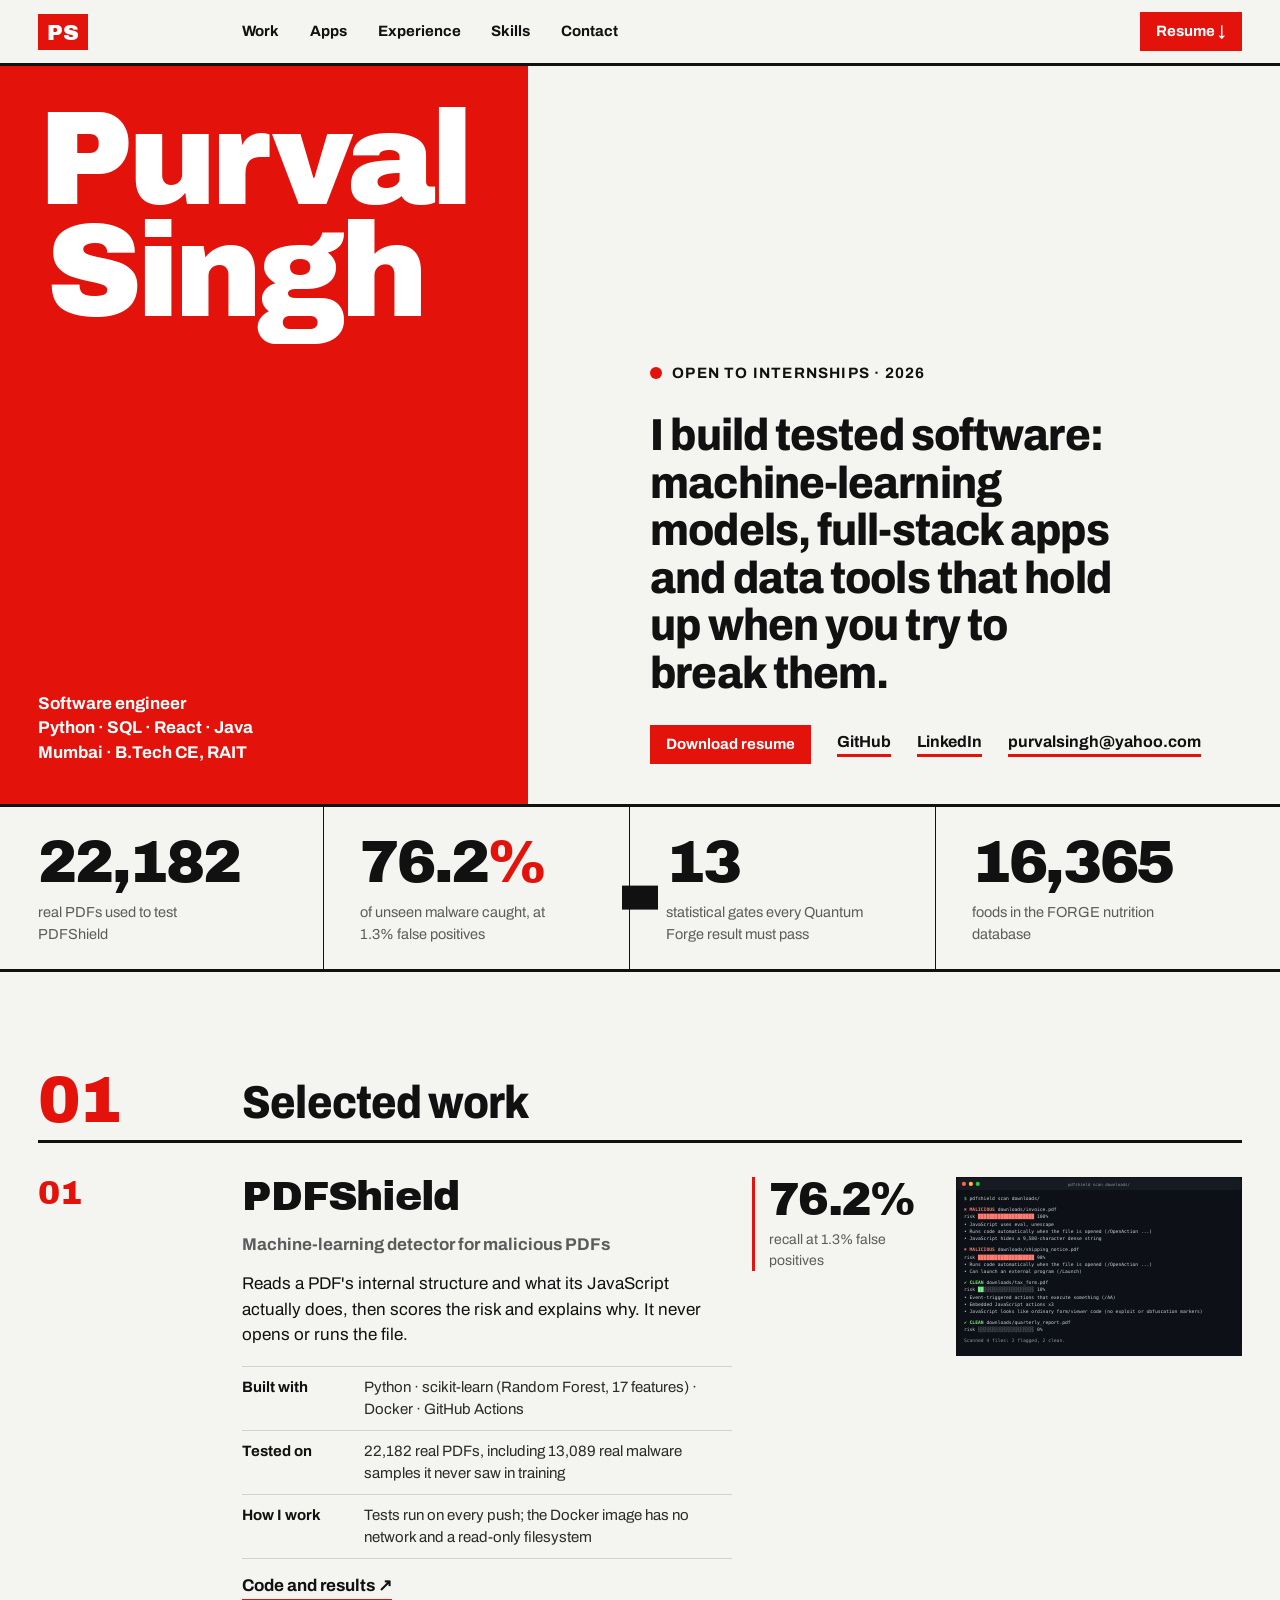
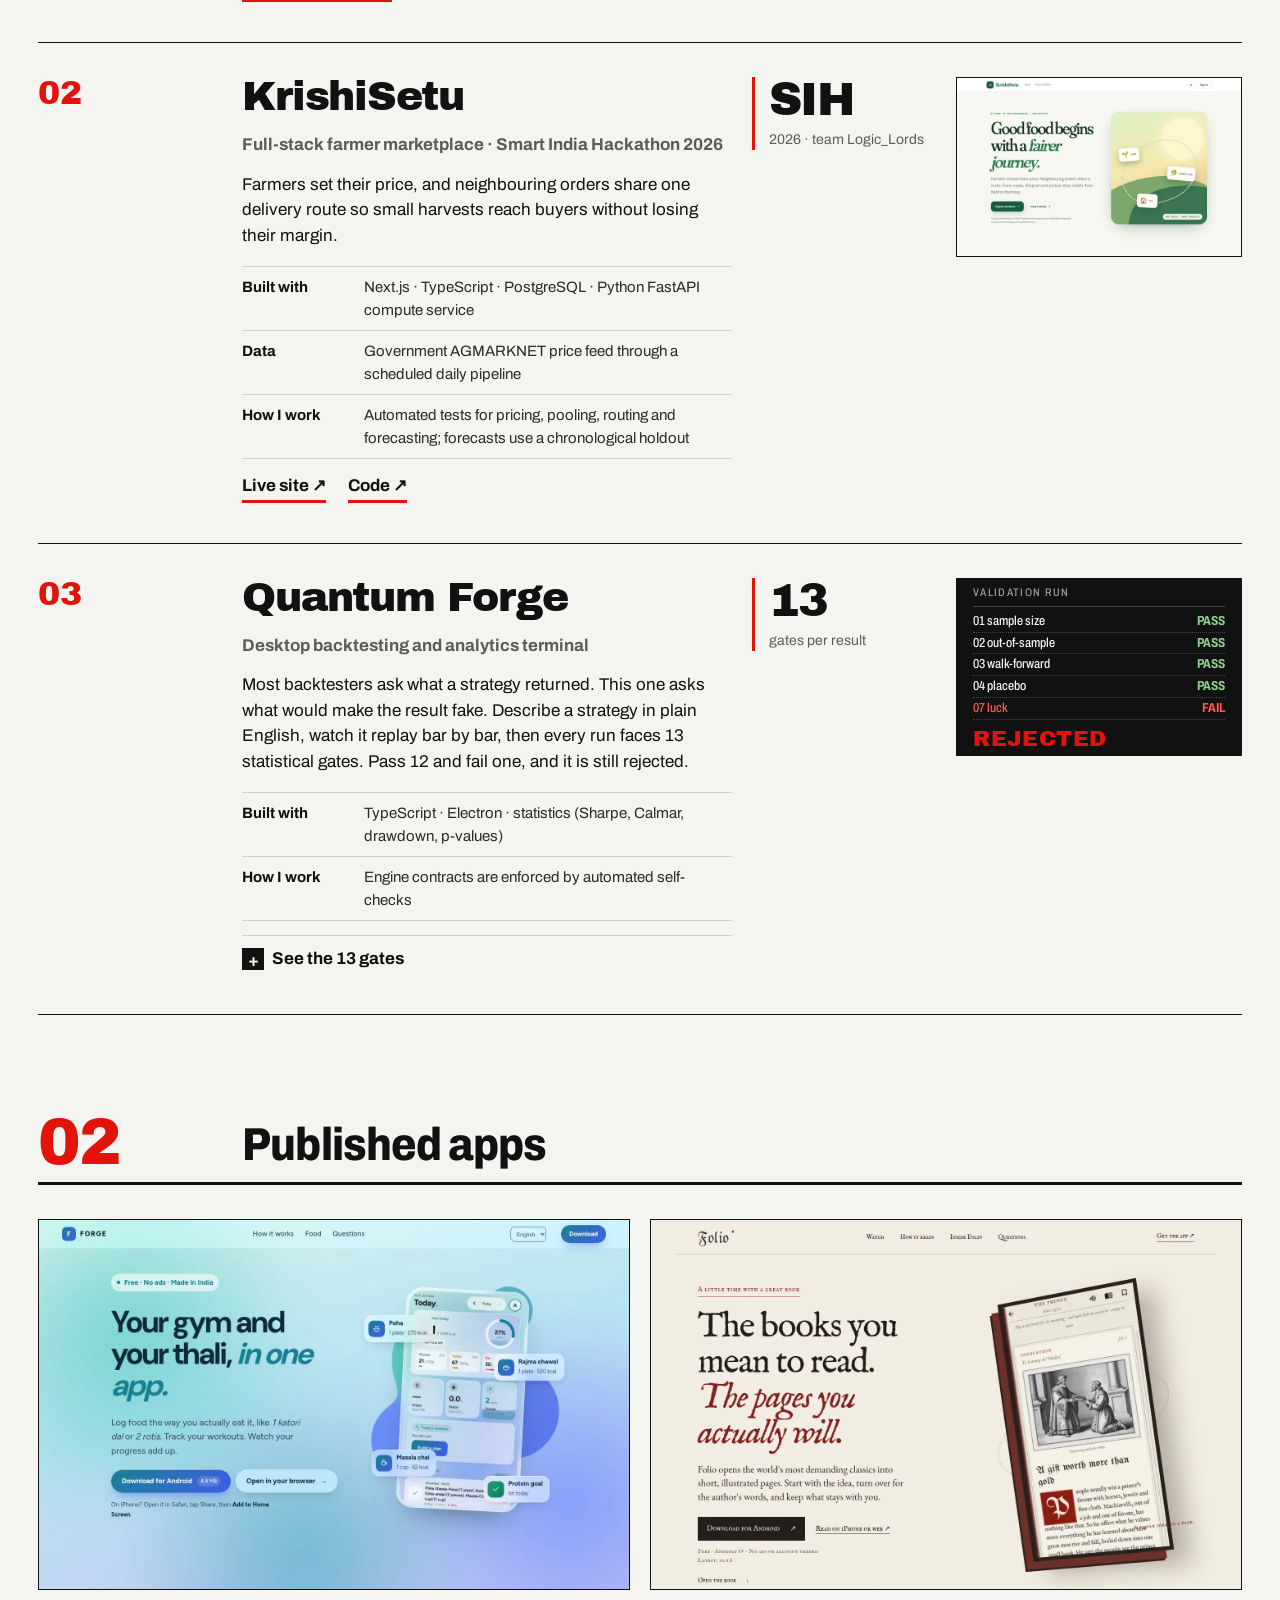
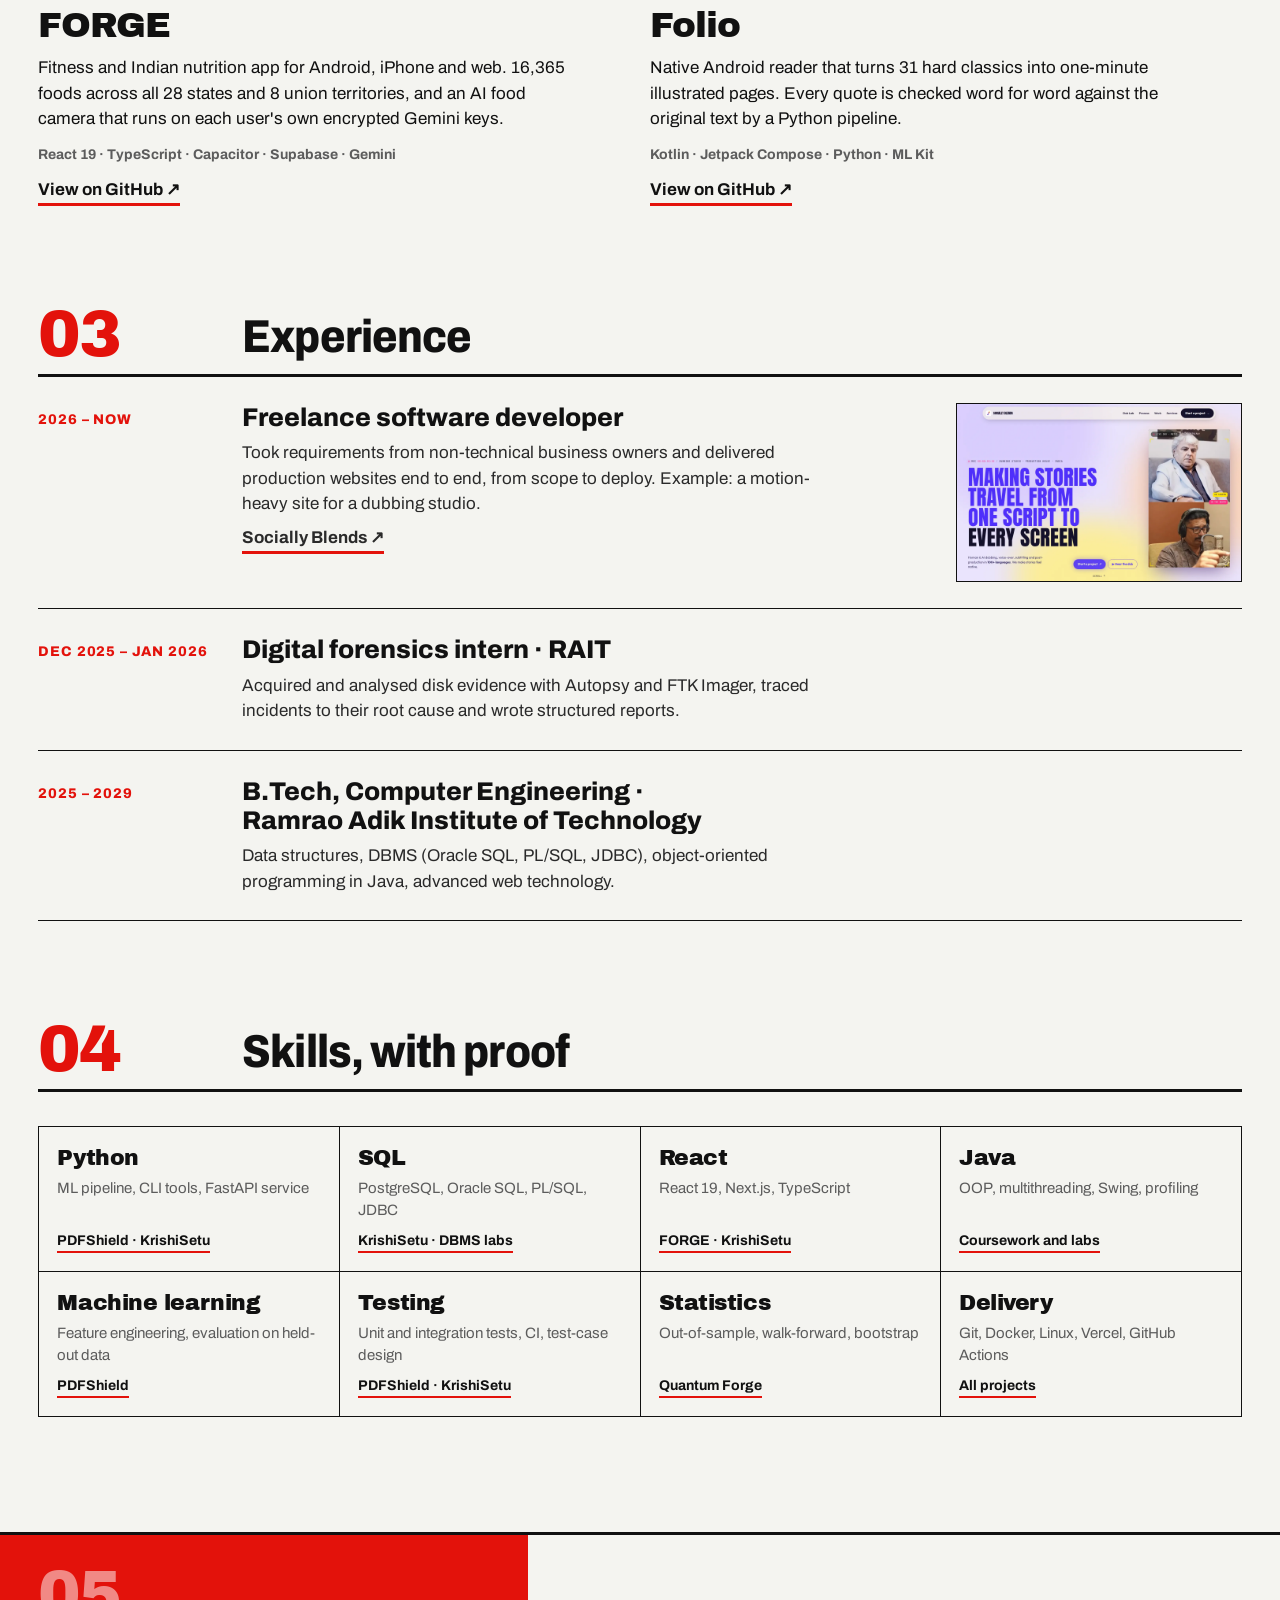
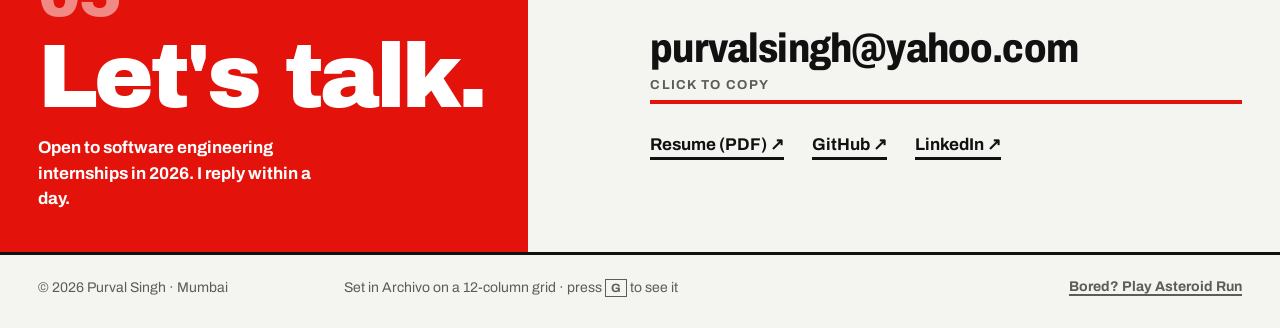
<file: index.html>
<!DOCTYPE html>
<html lang="en">
<head>
  <meta charset="UTF-8">
  <meta name="viewport" content="width=device-width, initial-scale=1.0">
  <title>Purval Singh · Software Engineer</title>
  <meta name="description" content="Purval Singh, software engineer (Python, SQL, React, Java). I build tested software: machine-learning models, full-stack apps and data tools. Open to internships 2026.">
  <meta name="theme-color" content="#e3120b">
  <meta property="og:title" content="Purval Singh · Software Engineer">
  <meta property="og:description" content="Tested software: an ML malware detector validated on 22,182 real files, a Smart India Hackathon marketplace, and a 13-gate analytics terminal.">
  <meta property="og:image" content="https://purvalsingh.github.io/assets/work/krishisetu.webp">
  <link rel="icon" href="data:image/svg+xml,<svg xmlns='http://www.w3.org/2000/svg' viewBox='0 0 100 100'><rect width='100' height='100' fill='%23e3120b'/><text x='50' y='70' font-family='Arial Black,Arial' font-weight='900' font-size='54' text-anchor='middle' fill='white'>PS</text></svg>">
  <link rel="preconnect" href="https://fonts.googleapis.com">
  <link rel="preconnect" href="https://fonts.gstatic.com" crossorigin>
  <link href="https://fonts.googleapis.com/css2?family=Archivo:wdth,wght@62..125,400;62..125,500;62..125,700;62..125,800&family=Archivo+Black&display=swap" rel="stylesheet">
  <link rel="stylesheet" href="swiss.css?v=2">
</head>
<body>
  <a class="skip" href="#work">Skip to work</a>
  <div class="grid-overlay" aria-hidden="true"><i></i><i></i><i></i><i></i><i></i><i></i><i></i><i></i><i></i><i></i><i></i><i></i></div>
  <div class="progress" aria-hidden="true"></div>

  <header class="nav">
    <a class="mark" href="#top" aria-label="Purval Singh, home">PS</a>
    <nav aria-label="Sections">
      <a href="#work">Work</a><a href="#apps">Apps</a><a href="#experience">Experience</a><a href="#skills">Skills</a><a href="#contact">Contact</a>
    </nav>
    <a class="btn-red" href="assets/Purval_Singh_Resume.pdf" target="_blank" rel="noopener">Resume ↓</a>
  </header>

  <main id="top">
    <!-- HERO -->
    <section class="hero">
      <div class="hero-red">
        <h1 class="hero-name"><span>Purval</span><span>Singh</span></h1>
        <p class="hero-meta">Software engineer<br>Python · SQL · React · Java<br>Mumbai · B.Tech CE, RAIT</p>
      </div>
      <div class="hero-main">
        <p class="status"><i></i>Open to internships · 2026</p>
        <p class="kick">I build tested software: machine&#8209;learning models, full&#8209;stack apps and data tools that hold up when you try to break them.</p>
        <div class="hero-cta">
          <a class="btn-red" href="assets/Purval_Singh_Resume.pdf" target="_blank" rel="noopener">Download resume</a>
          <a class="link" href="https://github.com/purvalsingh" target="_blank" rel="noopener">GitHub</a>
          <a class="link" href="https://www.linkedin.com/in/purvalsingh" target="_blank" rel="noopener">LinkedIn</a>
          <button class="link copy" type="button" data-copy="purvalsingh@yahoo.com">purvalsingh@yahoo.com</button>
        </div>
      </div>
    </section>

    <!-- NUMBERS -->
    <section class="numbers" aria-label="Key numbers">
      <div><b data-count="22182">22,182</b><span>real PDFs used to test PDFShield</span></div>
      <div><b data-count="76.2" data-dec="1">76.2</b><b class="u">%</b><span>of unseen malware caught, at 1.3% false positives</span></div>
      <div><b data-count="13">13</b><span>statistical gates every Quantum Forge result must pass</span></div>
      <div><b data-count="16365">16,365</b><span>foods in the FORGE nutrition database</span></div>
    </section>

    <!-- WORK -->
    <section class="sec" id="work">
      <div class="sec-head"><span class="sec-no">01</span><h2>Selected work</h2></div>

      <article class="proj">
        <div class="proj-no">01</div>
        <div class="proj-body">
          <h3>PDFShield</h3>
          <p class="proj-tag">Machine-learning detector for malicious PDFs</p>
          <p>Reads a PDF's internal structure and what its JavaScript actually does, then scores the risk and explains why. It never opens or runs the file.</p>
          <dl class="facts">
            <div><dt>Built with</dt><dd>Python · scikit-learn (Random Forest, 17 features) · Docker · GitHub Actions</dd></div>
            <div><dt>Tested on</dt><dd>22,182 real PDFs, including 13,089 real malware samples it never saw in training</dd></div>
            <div><dt>How I work</dt><dd>Tests run on every push; the Docker image has no network and a read-only filesystem</dd></div>
          </dl>
          <p class="proj-links"><a href="https://github.com/purvalsingh/pdfshield" target="_blank" rel="noopener">Code and results ↗</a></p>
        </div>
        <div class="proj-result"><b>76.2%</b><span>recall at 1.3% false positives</span></div>
        <figure class="proj-shot dark"><img src="assets/work/pdfshield.svg" alt="PDFShield scanning a folder and flagging two malicious PDFs with reasons" loading="lazy" width="820" height="486"></figure>
      </article>

      <article class="proj">
        <div class="proj-no">02</div>
        <div class="proj-body">
          <h3>KrishiSetu</h3>
          <p class="proj-tag">Full-stack farmer marketplace · Smart India Hackathon 2026</p>
          <p>Farmers set their price, and neighbouring orders share one delivery route so small harvests reach buyers without losing their margin.</p>
          <dl class="facts">
            <div><dt>Built with</dt><dd>Next.js · TypeScript · PostgreSQL · Python FastAPI compute service</dd></div>
            <div><dt>Data</dt><dd>Government AGMARKNET price feed through a scheduled daily pipeline</dd></div>
            <div><dt>How I work</dt><dd>Automated tests for pricing, pooling, routing and forecasting; forecasts use a chronological holdout</dd></div>
          </dl>
          <p class="proj-links"><a href="https://krishisetu-weld.vercel.app" target="_blank" rel="noopener">Live site ↗</a><a href="https://github.com/purvalsingh/krishisetu" target="_blank" rel="noopener">Code ↗</a></p>
        </div>
        <div class="proj-result"><b>SIH</b><span>2026 · team Logic_Lords</span></div>
        <figure class="proj-shot"><img src="assets/work/krishisetu.webp" alt="KrishiSetu homepage: Good food begins with a fairer journey" loading="lazy" width="1440" height="900"></figure>
      </article>

      <article class="proj">
        <div class="proj-no">03</div>
        <div class="proj-body">
          <h3>Quantum Forge</h3>
          <p class="proj-tag">Desktop backtesting and analytics terminal</p>
          <p>Most backtesters ask what a strategy returned. This one asks what would make the result fake. Describe a strategy in plain English, watch it replay bar by bar, then every run faces 13 statistical gates. Pass 12 and fail one, and it is still rejected.</p>
          <dl class="facts">
            <div><dt>Built with</dt><dd>TypeScript · Electron · statistics (Sharpe, Calmar, drawdown, p-values)</dd></div>
            <div><dt>How I work</dt><dd>Engine contracts are enforced by automated self-checks</dd></div>
          </dl>
          <details class="gates">
            <summary>See the 13 gates</summary>
            <ol>
              <li>Sample size</li><li>Out-of-sample</li><li>Walk-forward</li><li>Placebo</li><li>Mirror</li><li>Neighbour</li><li class="fail">Luck <em>fails if profit vanishes without its 5 best trades</em></li><li>Decay</li><li>Cost stress</li><li>Monte Carlo</li><li>Bootstrap</li><li>Too-good</li><li>Cross-engine</li>
            </ol>
          </details>
        </div>
        <div class="proj-result"><b>13</b><span>gates per result</span></div>
        <figure class="proj-shot type" aria-hidden="true"><div class="qf"><span>validation run</span><p>01 sample size<em>pass</em></p><p>02 out-of-sample<em>pass</em></p><p>03 walk-forward<em>pass</em></p><p>04 placebo<em>pass</em></p><p class="x">07 luck<em>fail</em></p><strong>Rejected</strong></div></figure>
      </article>
    </section>

    <!-- APPS -->
    <section class="sec" id="apps">
      <div class="sec-head"><span class="sec-no">02</span><h2>Published apps</h2></div>
      <div class="apps">
        <article class="app">
          <figure><img src="assets/work/forge.webp" alt="FORGE app website: Your gym and your thali, in one app" loading="lazy" width="1440" height="900"></figure>
          <h3>FORGE</h3>
          <p>Fitness and Indian nutrition app for Android, iPhone and web. 16,365 foods across all 28 states and 8 union territories, and an AI food camera that runs on each user's own encrypted Gemini keys.</p>
          <p class="stack">React 19 · TypeScript · Capacitor · Supabase · Gemini</p>
          <p class="proj-links"><a href="https://github.com/purvalsingh/forge-fitness-app" target="_blank" rel="noopener">View on GitHub ↗</a></p>
        </article>
        <article class="app">
          <figure><img src="assets/work/folio.webp" alt="Folio website: The books you mean to read" loading="lazy" width="1440" height="900"></figure>
          <h3>Folio</h3>
          <p>Native Android reader that turns 31 hard classics into one-minute illustrated pages. Every quote is checked word for word against the original text by a Python pipeline.</p>
          <p class="stack">Kotlin · Jetpack Compose · Python · ML Kit</p>
          <p class="proj-links"><a href="https://github.com/purvalsingh/folio" target="_blank" rel="noopener">View on GitHub ↗</a></p>
        </article>
      </div>
    </section>

    <!-- EXPERIENCE -->
    <section class="sec" id="experience">
      <div class="sec-head"><span class="sec-no">03</span><h2>Experience</h2></div>
      <div class="rows">
        <div class="row">
          <span class="when">2026 – now</span>
          <div><h3>Freelance software developer</h3><p>Took requirements from non-technical business owners and delivered production websites end to end, from scope to deploy. Example: a motion-heavy site for a dubbing studio.</p><p class="proj-links"><a href="https://socially-blends.vercel.app" target="_blank" rel="noopener">Socially Blends ↗</a></p></div>
          <figure class="row-shot"><img src="assets/work/socially.webp?v=2" alt="Socially Blends dubbing studio website" loading="lazy" width="1440" height="900"></figure>
        </div>
        <div class="row">
          <span class="when">Dec 2025 – Jan 2026</span>
          <div><h3>Digital forensics intern · RAIT</h3><p>Acquired and analysed disk evidence with Autopsy and FTK Imager, traced incidents to their root cause and wrote structured reports.</p></div>
        </div>
        <div class="row">
          <span class="when">2025 – 2029</span>
          <div><h3>B.Tech, Computer Engineering · Ramrao Adik Institute of Technology</h3><p>Data structures, DBMS (Oracle SQL, PL/SQL, JDBC), object-oriented programming in Java, advanced web technology.</p></div>
        </div>
      </div>
    </section>

    <!-- SKILLS -->
    <section class="sec" id="skills">
      <div class="sec-head"><span class="sec-no">04</span><h2>Skills, with proof</h2></div>
      <div class="skills">
        <div><h3>Python</h3><p>ML pipeline, CLI tools, FastAPI service</p><a href="#work">PDFShield · KrishiSetu</a></div>
        <div><h3>SQL</h3><p>PostgreSQL, Oracle SQL, PL/SQL, JDBC</p><a href="#work">KrishiSetu · DBMS labs</a></div>
        <div><h3>React</h3><p>React 19, Next.js, TypeScript</p><a href="#apps">FORGE · KrishiSetu</a></div>
        <div><h3>Java</h3><p>OOP, multithreading, Swing, profiling</p><a href="#experience">Coursework and labs</a></div>
        <div><h3>Machine learning</h3><p>Feature engineering, evaluation on held-out data</p><a href="#work">PDFShield</a></div>
        <div><h3>Testing</h3><p>Unit and integration tests, CI, test-case design</p><a href="#work">PDFShield · KrishiSetu</a></div>
        <div><h3>Statistics</h3><p>Out-of-sample, walk-forward, bootstrap</p><a href="#work">Quantum Forge</a></div>
        <div><h3>Delivery</h3><p>Git, Docker, Linux, Vercel, GitHub Actions</p><a href="#work">All projects</a></div>
      </div>
    </section>

    <!-- CONTACT -->
    <section class="contact" id="contact">
      <div class="contact-red">
        <span class="sec-no">05</span>
        <h2>Let's talk.</h2>
        <p>Open to software engineering internships in 2026. I reply within a day.</p>
      </div>
      <div class="contact-main">
        <button class="big-mail copy" type="button" data-copy="purvalsingh@yahoo.com">purvalsingh@yahoo.com <small>click to copy</small></button>
        <div class="contact-links">
          <a href="assets/Purval_Singh_Resume.pdf" target="_blank" rel="noopener">Resume (PDF) ↗</a>
          <a href="https://github.com/purvalsingh" target="_blank" rel="noopener">GitHub ↗</a>
          <a href="https://www.linkedin.com/in/purvalsingh" target="_blank" rel="noopener">LinkedIn ↗</a>
        </div>
      </div>
    </section>
  </main>

  <footer class="foot">
    <span>© 2026 Purval Singh · Mumbai</span>
    <span>Set in Archivo on a 12-column grid · press <kbd>G</kbd> to see it</span>
    <button type="button" class="egg" id="eggBtn">Bored? Play Asteroid Run</button>
  </footer>

  <dialog class="game" id="gameDialog" aria-label="Asteroid Run mini game">
    <div class="game-bar"><span>Asteroid Run · score <b id="grScore">0</b> · best <b id="grBest">0</b></span><button type="button" id="gameClose" aria-label="Close game">×</button></div>
    <div class="game-wrap">
      <canvas id="game" width="720" height="440"></canvas>
      <div class="game-overlay" id="gameOverlay"><h3>Asteroid Run</h3><p>Move with mouse, touch or ← →. Fire with click, tap or space.</p><button type="button" id="gameStart" class="btn-red">Launch</button></div>
    </div>
  </dialog>

  <div class="toast" id="toast" role="status" aria-live="polite"></div>
  <script src="swiss.js?v=2"></script>
  <script src="asteroid-run.js"></script>
</body>
</html>
</file>
<file: swiss.css>
/* Swiss grid portfolio.
   Layout: strict 12-column grid; one signal-red block per screen (hero name, contact);
   everything else is black type on off-white paper, separated by heavy rules.
   Motion grammar: "grid snap" — rows slide out from the left grid line as they enter
   (CSS view() timelines), the red block grows with page scroll, numerals count up once. */
:root {
  --paper: #f4f4f0;
  --ink: #111111;
  --grey: #5c5c5c;
  --rule: #111111;
  --hair: #d2d2cc;
  --red: #e3120b;
  --red-ink: #ffffff;
  --display: "Archivo Black", "Arial Black", Arial, sans-serif;
  --text: "Archivo", "Helvetica Neue", Arial, sans-serif;
  --gutter: clamp(16px, 3vw, 40px);
  --col-gap: clamp(12px, 1.6vw, 24px);
}
* { box-sizing: border-box; }
html { scroll-behavior: smooth; scroll-padding-top: 72px; }
body { margin: 0; background: var(--paper); color: var(--ink); font: 400 17px/1.5 var(--text); -webkit-font-smoothing: antialiased; }
img { display: block; max-width: 100%; height: auto; }
a { color: inherit; }
h1, h2, h3 { margin: 0; text-wrap: balance; }
p { margin: 0; }
:focus-visible { outline: 3px solid var(--red); outline-offset: 3px; }
.skip { position: absolute; left: -999px; top: 8px; background: var(--ink); color: var(--paper); padding: 8px 12px; z-index: 100; }
.skip:focus { left: 8px; }

/* 12-col frame used everywhere */
.hero, .numbers, .sec, .contact, .foot, .nav {
  display: grid; grid-template-columns: repeat(12, minmax(0, 1fr)); column-gap: var(--col-gap);
  padding-left: max(var(--gutter), env(safe-area-inset-left, 0px)); padding-right: max(var(--gutter), env(safe-area-inset-right, 0px));
}

/* grid overlay (press G) */
.grid-overlay { position: fixed; inset: 0; z-index: 90; pointer-events: none; display: grid; grid-template-columns: repeat(12, minmax(0, 1fr)); column-gap: var(--col-gap);
  padding-left: max(var(--gutter), env(safe-area-inset-left, 0px)); padding-right: max(var(--gutter), env(safe-area-inset-right, 0px)); opacity: 0; transition: opacity .3s; }
.grid-overlay i { background: rgba(227, 18, 11, .08); border-inline: 1px solid rgba(227, 18, 11, .25); }
body.show-grid .grid-overlay { opacity: 1; }

/* progress rule */
.progress { position: fixed; top: 0; left: 0; height: 4px; width: 100%; background: var(--red); transform-origin: 0 50%; transform: scaleX(0); z-index: 60; }
@supports (animation-timeline: scroll()) {
  .progress { animation: grow linear both; animation-timeline: scroll(root); }
}
@keyframes grow { to { transform: scaleX(1); } }

/* NAV */
.nav { position: sticky; top: 0; z-index: 50; background: var(--paper); align-items: center; padding-block: 12px; border-bottom: 3px solid var(--rule); }
.mark { grid-column: 1 / 2; font: 400 22px/1 var(--display); text-decoration: none; background: var(--red); color: var(--red-ink); padding: 8px 9px 6px; justify-self: start; letter-spacing: -.02em; }
.nav nav { grid-column: 3 / 11; display: flex; gap: clamp(14px, 2.4vw, 34px); font-weight: 700; font-size: 15px; }
.nav nav a { text-decoration: none; position: relative; padding-block: 4px; }
.nav nav a::after { content: ""; position: absolute; left: 0; right: 0; bottom: 0; height: 3px; background: var(--red); transform: scaleX(0); transform-origin: 0 50%; transition: transform .25s; }
.nav nav a:hover::after, .nav nav a.on::after { transform: scaleX(1); }
.nav .btn-red { grid-column: 11 / 13; justify-self: end; }

.btn-red { display: inline-block; background: var(--red); color: var(--red-ink); font: 700 15px/1 var(--text); text-decoration: none; padding: 12px 16px; border: 0; cursor: pointer; transition: background .2s; }
.btn-red:hover { background: var(--ink); }
.link { font: 700 16px/1.2 var(--text); color: var(--ink); background: none; border: 0; padding: 0 0 2px; border-bottom: 3px solid var(--red); text-decoration: none; cursor: pointer; }
.link:hover { color: var(--red); }

/* HERO */
.hero { padding-block: 0; min-height: min(82vh, 760px); }
.hero-red { grid-column: 1 / 6; background: var(--red); color: var(--red-ink); margin-left: calc(-1 * max(var(--gutter), env(safe-area-inset-left, 0px)));
  padding: clamp(24px, 3vw, 40px) clamp(20px, 2.4vw, 32px) clamp(24px, 3vw, 40px) max(var(--gutter), env(safe-area-inset-left, 0px));
  display: flex; flex-direction: column; justify-content: space-between; gap: 40px; transform-origin: 0 0; }
.hero-name { font: 400 clamp(60px, 10.4vw, 168px)/.84 var(--display); letter-spacing: -.045em; display: flex; flex-direction: column; }
.hero-name span:last-child { padding-left: .06em; }
.hero-meta { font-weight: 700; font-size: 17px; line-height: 1.45; }
.hero-main { grid-column: 7 / 13; display: flex; flex-direction: column; justify-content: flex-end; gap: 28px; padding-block: 40px; }
.status { display: flex; align-items: center; gap: 10px; font-weight: 700; font-size: 15px; text-transform: uppercase; letter-spacing: .08em; }
.status i { width: 12px; height: 12px; background: var(--red); border-radius: 50%; animation: pulse 2s ease-in-out infinite; }
@keyframes pulse { 50% { transform: scale(.6); opacity: .5; } }
.kick { font: 800 clamp(28px, 3.5vw, 50px)/1.06 var(--text); font-stretch: 92%; letter-spacing: -.02em; max-width: 18ch; }
.hero-cta { display: flex; flex-wrap: wrap; gap: 14px 26px; align-items: center; }

/* NUMBERS */
.numbers { border-top: 3px solid var(--rule); border-bottom: 3px solid var(--rule); padding-block: 0; }
.numbers > div { grid-column: span 3; padding: 26px 16px 24px 0; border-right: 1px solid var(--rule); display: flex; flex-wrap: wrap; align-items: baseline; align-content: flex-start; }
.numbers > div:last-child { border-right: 0; }
.numbers > div + div { padding-left: 16px; }
.numbers b { font: 400 clamp(38px, 4.6vw, 70px)/1 var(--display); letter-spacing: -.04em; font-variant-numeric: tabular-nums; }
.numbers b.u { color: var(--red); }
.numbers span { flex-basis: 100%; margin-top: 10px; font-size: 14.5px; color: var(--grey); max-width: 26ch; }

/* SECTIONS */
.sec { padding-block: clamp(56px, 8vw, 110px) 0; row-gap: 0; }
.sec-head { grid-column: 1 / 13; display: grid; grid-template-columns: subgrid; align-items: end; padding-bottom: 14px; border-bottom: 3px solid var(--rule); }
.sec-no { grid-column: 1 / 3; font: 400 clamp(44px, 5vw, 76px)/.8 var(--display); color: var(--red); letter-spacing: -.04em; }
.sec-head h2 { grid-column: 3 / 13; font: 800 clamp(30px, 3.6vw, 52px)/1 var(--text); font-stretch: 88%; letter-spacing: -.02em; }

/* PROJECT ROWS */
.proj { grid-column: 1 / 13; display: grid; grid-template-columns: subgrid; row-gap: 24px; padding-block: 34px 40px; border-bottom: 1px solid var(--rule); align-items: start; }
.proj-no { grid-column: 1 / 3; font: 400 clamp(28px, 2.6vw, 40px)/1 var(--display); color: var(--red); }
.proj-body { grid-column: 3 / 8; display: flex; flex-direction: column; gap: 14px; min-width: 0; }
.proj h3 { font: 400 clamp(30px, 3.2vw, 46px)/1 var(--display); letter-spacing: -.03em; }
.proj-tag { font-weight: 700; color: var(--grey); }
.facts { margin: 4px 0 0; border-top: 1px solid var(--hair); }
.facts div { display: grid; grid-template-columns: 110px minmax(0, 1fr); gap: 12px; padding: 9px 0; border-bottom: 1px solid var(--hair); font-size: 15px; }
.facts dt { font-weight: 700; }
.facts dd { margin: 0; color: #2a2a2a; }
.proj-links { display: flex; flex-wrap: wrap; gap: 8px 22px; font-weight: 700; }
.proj-links a { text-decoration: none; border-bottom: 3px solid var(--red); padding-bottom: 1px; }
.proj-links a:hover { color: var(--red); }
.proj-result { grid-column: 8 / 10; display: flex; flex-direction: column; gap: 6px; border-left: 3px solid var(--red); padding-left: 14px; }
.proj-result b { font: 400 clamp(34px, 3.6vw, 54px)/1 var(--display); letter-spacing: -.04em; font-variant-numeric: tabular-nums; }
.proj-result span { font-size: 14px; color: var(--grey); }
.proj-shot { grid-column: 10 / 13; margin: 0; border: 1px solid var(--rule); background: #fff; overflow: hidden; }
.proj-shot img { width: 100%; aspect-ratio: 16 / 10; object-fit: cover; object-position: top; transition: transform .6s cubic-bezier(.2, .8, .2, 1); }
.proj:hover .proj-shot img { transform: scale(1.04); }
.proj-shot.dark { background: #0d1117; }
.proj-shot.dark img { object-fit: contain; }
.proj-shot.type { background: var(--ink); color: var(--paper); aspect-ratio: 16 / 10; display: flex; align-items: center; padding: 16px; }
.qf { width: 100%; font: 500 13px/1.6 var(--text); font-stretch: 80%; }
.qf span { display: block; text-transform: uppercase; letter-spacing: .12em; font-size: 11px; color: #9a9a9a; border-bottom: 1px solid #444; padding-bottom: 4px; margin-bottom: 4px; }
.qf p { display: flex; justify-content: space-between; border-bottom: 1px dotted #444; }
.qf em { font-style: normal; font-weight: 700; text-transform: uppercase; color: #8fd18f; }
.qf p.x, .qf p.x em { color: #ff5a4f; }
.qf strong { display: block; margin-top: 8px; font: 400 22px/1 var(--display); color: var(--red); text-transform: uppercase; letter-spacing: .02em; }

/* gates list */
.gates { border-top: 1px solid var(--hair); padding-top: 10px; }
.gates summary { cursor: pointer; font-weight: 700; list-style: none; display: inline-flex; gap: 8px; align-items: center; }
.gates summary::-webkit-details-marker { display: none; }
.gates summary::before { content: "+"; display: inline-grid; place-items: center; width: 22px; height: 22px; background: var(--ink); color: var(--paper); font-weight: 800; transition: transform .25s; }
.gates[open] summary::before { transform: rotate(45deg); background: var(--red); }
.gates ol { margin: 12px 0 0; padding: 0; list-style: none; counter-reset: g; columns: 2; column-gap: 24px; font-size: 15px; }
.gates li { counter-increment: g; break-inside: avoid; padding: 5px 0; border-bottom: 1px solid var(--hair); display: flex; flex-wrap: wrap; gap: 0 8px; }
.gates li::before { content: counter(g, decimal-leading-zero); font-weight: 800; color: var(--grey); min-width: 22px; }
.gates li.fail { color: var(--red); font-weight: 700; }
.gates li.fail::before { color: var(--red); }
.gates li em { flex-basis: 100%; padding-left: 30px; font-style: normal; font-weight: 400; font-size: 13px; color: var(--grey); }

/* APPS */
.apps { grid-column: 1 / 13; display: grid; grid-template-columns: subgrid; padding-top: 34px; row-gap: 40px; }
.app { grid-column: span 6; display: flex; flex-direction: column; gap: 12px; }
.app figure { margin: 0 0 6px; border: 1px solid var(--rule); overflow: hidden; }
.app figure img { aspect-ratio: 16 / 10; object-fit: cover; object-position: top; width: 100%; transition: transform .6s cubic-bezier(.2, .8, .2, 1); }
.app:hover figure img { transform: scale(1.03); }
.app h3 { font: 400 clamp(28px, 2.8vw, 40px)/1 var(--display); letter-spacing: -.03em; }
.app p { max-width: 54ch; }
.stack { font-size: 14px; font-weight: 700; color: var(--grey); }

/* EXPERIENCE ROWS */
.rows { grid-column: 1 / 13; display: grid; grid-template-columns: subgrid; }
.row { grid-column: 1 / 13; display: grid; grid-template-columns: subgrid; padding-block: 26px; border-bottom: 1px solid var(--rule); align-items: start; row-gap: 14px; }
.row .when { grid-column: 1 / 3; font-weight: 800; font-size: 14px; text-transform: uppercase; letter-spacing: .06em; color: var(--red); padding-top: 6px; }
.row > div { grid-column: 3 / 9; display: flex; flex-direction: column; gap: 8px; }
.row h3 { font: 800 clamp(21px, 2vw, 27px)/1.15 var(--text); }
.row p { color: #2a2a2a; max-width: 60ch; }
.row-shot { grid-column: 10 / 13; margin: 0; border: 1px solid var(--rule); overflow: hidden; }
.row-shot img { aspect-ratio: 16 / 10; object-fit: cover; object-position: top; width: 100%; }

/* SKILLS */
.skills { grid-column: 1 / 13; display: grid; grid-template-columns: repeat(4, minmax(0, 1fr)); border-left: 1px solid var(--rule); margin-top: 34px; }
.skills > div { border-right: 1px solid var(--rule); border-bottom: 1px solid var(--rule); padding: 20px 18px 18px; display: flex; flex-direction: column; gap: 8px; transition: background .2s, color .2s; }
.skills > div:nth-child(-n + 4) { border-top: 1px solid var(--rule); }
.skills h3 { font: 400 22px/1 var(--display); letter-spacing: -.02em; }
.skills p { font-size: 15px; color: var(--grey); flex: 1; }
.skills a { font-weight: 700; font-size: 14px; text-decoration: none; border-bottom: 2px solid var(--red); align-self: flex-start; }
.skills > div:hover { background: var(--ink); color: var(--paper); }
.skills > div:hover p { color: #c9c9c9; }

/* CONTACT */
.contact { margin-top: clamp(70px, 9vw, 120px); padding-block: 0; border-top: 3px solid var(--rule); }
.contact-red { grid-column: 1 / 6; background: var(--red); color: var(--red-ink); margin-left: calc(-1 * max(var(--gutter), env(safe-area-inset-left, 0px)));
  padding: 34px 28px 40px max(var(--gutter), env(safe-area-inset-left, 0px)); display: flex; flex-direction: column; gap: 18px; }
.contact-red .sec-no { color: var(--red-ink); opacity: .5; }
.contact-red h2 { font: 400 clamp(52px, 7vw, 108px)/.88 var(--display); letter-spacing: -.045em; }
.contact-red p { font-weight: 700; max-width: 30ch; }
.contact-main { grid-column: 7 / 13; display: flex; flex-direction: column; justify-content: center; gap: 28px; padding-block: 40px; }
.big-mail { font: 800 clamp(24px, 3.2vw, 46px)/1.05 var(--text); font-stretch: 85%; letter-spacing: -.02em; color: var(--ink); background: none; border: 0; padding: 0 0 6px; border-bottom: 4px solid var(--red); text-align: left; cursor: pointer; overflow-wrap: anywhere; }
.big-mail small { display: block; font: 700 13px/1.4 var(--text); letter-spacing: .1em; text-transform: uppercase; color: var(--grey); margin-top: 6px; }
.big-mail:hover { color: var(--red); }
.contact-links { display: flex; flex-wrap: wrap; gap: 10px 28px; font-weight: 700; }
.contact-links a { text-decoration: none; border-bottom: 3px solid var(--ink); }
.contact-links a:hover { border-color: var(--red); color: var(--red); }

/* FOOTER */
.foot { padding-block: 22px 30px; border-top: 3px solid var(--rule); margin-top: 0; font-size: 14px; color: var(--grey); align-items: center; row-gap: 10px; }
.foot span:first-child { grid-column: 1 / 4; }
.foot span:nth-child(2) { grid-column: 4 / 10; }
.foot kbd { font: 700 12px var(--text); border: 1px solid var(--grey); padding: 1px 5px; }
.egg { grid-column: 10 / 13; justify-self: end; font: 700 14px var(--text); background: none; border: 0; border-bottom: 2px solid var(--grey); color: var(--grey); cursor: pointer; padding: 0; }
.egg:hover { color: var(--red); border-color: var(--red); }

/* GAME DIALOG */
.game { border: 3px solid var(--ink); padding: 0; width: min(760px, 94vw); background: #02030a; color: #e8ecff; }
.game::backdrop { background: rgba(17, 17, 17, .7); }
.game-bar { display: flex; justify-content: space-between; align-items: center; background: var(--red); color: #fff; padding: 8px 12px; font-weight: 700; font-size: 14px; }
.game-bar button { background: none; border: 0; color: #fff; font: 800 24px/1 var(--text); cursor: pointer; }
.game-wrap { position: relative; }
#game { display: block; width: 100%; height: auto; aspect-ratio: 720 / 440; touch-action: none; }
.game-overlay { position: absolute; inset: 0; display: flex; flex-direction: column; align-items: center; justify-content: center; gap: 14px; text-align: center; background: rgba(2, 3, 10, .82); padding: 20px; transition: opacity .3s; }
.game-overlay.off { opacity: 0; pointer-events: none; }
.game-overlay h3 { font: 400 clamp(28px, 4vw, 40px)/1 var(--display); }
.game-overlay p { color: #b8bfdc; }

/* TOAST */
.toast { position: fixed; left: 50%; bottom: calc(24px + env(safe-area-inset-bottom, 0px)); transform: translate(-50%, 140%); background: var(--ink); color: var(--paper); font-weight: 700; padding: 12px 18px; z-index: 80; transition: transform .3s cubic-bezier(.2, .8, .2, 1); }
.toast.on { transform: translate(-50%, 0); }

/* MOTION: rows slide out from the left grid line as they enter (complete at rest without support) */
@supports (animation-timeline: view()) {
  @media (prefers-reduced-motion: no-preference) {
    .proj, .row, .app, .skills > div, .numbers > div {
      animation: from-line linear both; animation-timeline: view(); animation-range: entry 0% entry 55%;
    }
    .sec-head { animation: rule-in linear both; animation-timeline: view(); animation-range: entry 10% entry 70%; }
  }
}
@keyframes from-line { from { clip-path: inset(0 100% 0 0); transform: translateX(-24px); } to { clip-path: inset(0 0 0 0); transform: none; } }
@keyframes rule-in { from { clip-path: inset(0 100% 0 0); } to { clip-path: inset(0 0 0 0); } }

/* RESPONSIVE */
@media (max-width: 1080px) {
  .proj-body { grid-column: 3 / 10; }
  .proj-result { grid-column: 10 / 13; }
  .proj-shot { grid-column: 3 / 13; }
  .row > div { grid-column: 3 / 13; }
  .row-shot { grid-column: 3 / 9; }
  .skills { grid-template-columns: repeat(2, minmax(0, 1fr)); }
  .skills > div:nth-child(-n + 4) { border-top: 0; }
  .skills > div:nth-child(-n + 2) { border-top: 1px solid var(--rule); }
}
@media (max-width: 760px) {
  body { font-size: 16px; }
  .nav nav { display: none; }
  .mark { grid-column: 1 / 4; }
  .nav .btn-red { grid-column: 7 / 13; }
  .hero { min-height: 0; }
  .hero-red, .hero-main, .contact-red, .contact-main { grid-column: 1 / 13; }
  .hero-red, .contact-red { margin-right: calc(-1 * max(var(--gutter), env(safe-area-inset-right, 0px))); padding-right: max(var(--gutter), env(safe-area-inset-right, 0px)); }
  .hero-red { gap: 26px; }
  .hero-name { font-size: clamp(64px, 21vw, 120px); }
  .hero-main { padding-block: 28px 34px; gap: 22px; }
  .numbers > div { grid-column: span 6; border-right: 0; border-bottom: 1px solid var(--rule); padding: 18px 10px 18px 0; }
  .numbers > div + div { padding-left: 0; }
  .numbers > div:nth-child(odd) { border-right: 1px solid var(--rule); }
  .numbers > div:nth-child(even) { padding-left: 14px; }
  .numbers > div:nth-last-child(-n + 2) { border-bottom: 0; }
  .sec-no { grid-column: 1 / 4; }
  .sec-head h2 { grid-column: 4 / 13; }
  .proj-no { grid-column: 1 / 13; }
  .proj-body, .proj-result, .proj-shot { grid-column: 1 / 13; }
  .gates ol { columns: 1; }
  .app { grid-column: 1 / 13; }
  .row .when, .row > div, .row-shot { grid-column: 1 / 13; }
  .skills { grid-template-columns: minmax(0, 1fr); }
  .skills > div:nth-child(2) { border-top: 0; }
  .facts div { grid-template-columns: 92px minmax(0, 1fr); }
  .foot span:first-child, .foot span:nth-child(2), .egg { grid-column: 1 / 13; justify-self: start; }
}
@media (prefers-reduced-motion: reduce) {
  html { scroll-behavior: auto; }
  *, *::before, *::after { animation: none !important; transition: none !important; }
}
</file>
